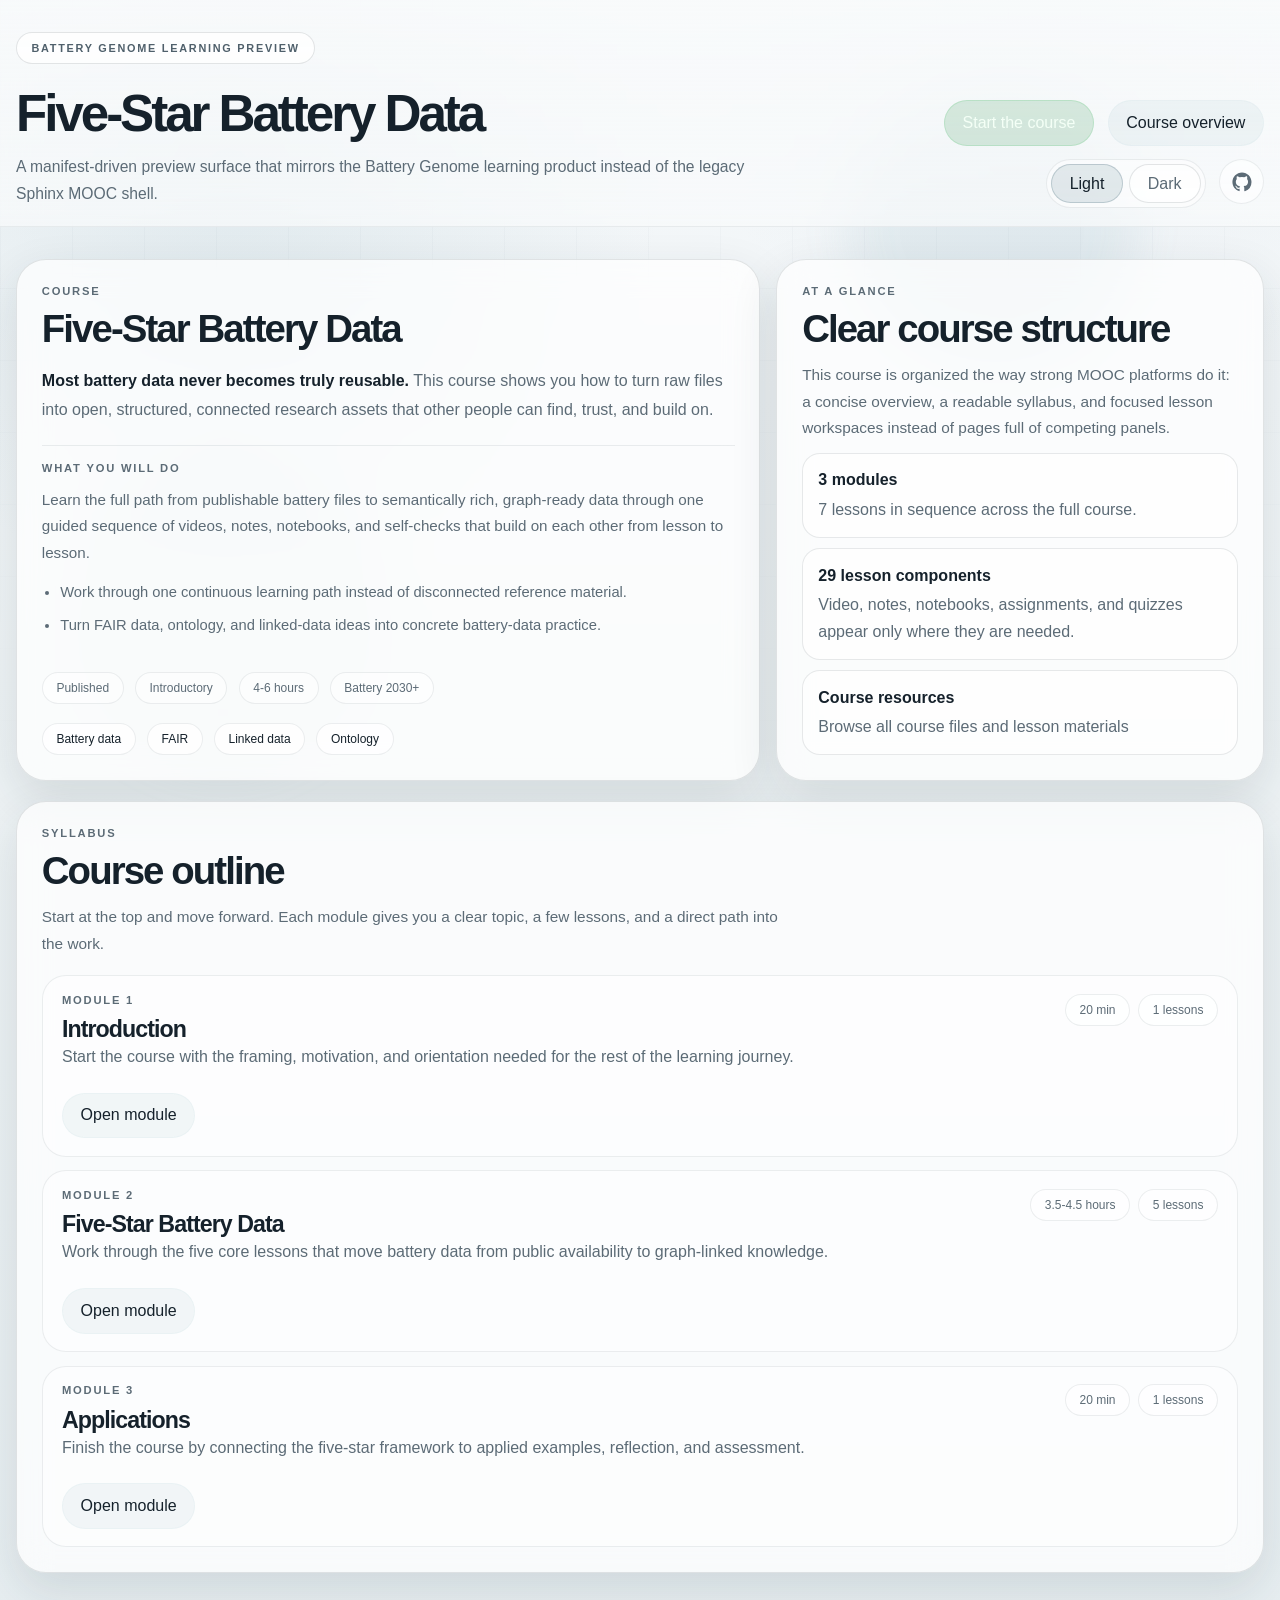
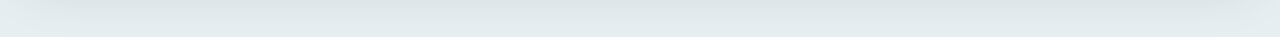
<file: preview/index.html>
<!DOCTYPE html>
<html lang="en">
  <head>
    <meta charset="utf-8" />
    <meta name="viewport" content="width=device-width, initial-scale=1" />
    <title>Five-Star Battery Data Preview</title>
    <script>
      (() => {
        const key = "fsbd-preview-theme";
        let stored = null;
        try {
          stored = window.localStorage.getItem(key);
        } catch (error) {}
        const theme =
          stored === "light" || stored === "dark"
            ? stored
            : window.matchMedia("(prefers-color-scheme: light)").matches
              ? "light"
              : "dark";
        document.documentElement.dataset.theme = theme;
      })();
    </script>
    <link rel="stylesheet" href="./styles.css" />
  </head>
  <body>
    <div class="background-orb orb-one"></div>
    <div class="background-orb orb-two"></div>
    <div class="background-grid"></div>

    <header class="site-header">
      <div class="page-wrap">
        <div class="brand-row">
          <div>
            <p class="eyebrow">Battery Genome Learning Preview</p>
            <h1 class="brand-title">Five-Star Battery Data</h1>
            <p class="brand-copy">
              A manifest-driven preview surface that mirrors the Battery Genome learning
              product instead of the legacy Sphinx MOOC shell.
            </p>
          </div>
          <div class="header-actions">
            <a id="header-start-link" class="pill-action-success" href="#module/fsbd-introduction">Start the course</a>
            <a class="pill-action-primary" href="#course">Course overview</a>
            <div class="theme-toggle" role="group" aria-label="Theme switcher">
              <button class="theme-button" type="button" data-theme-choice="light" aria-pressed="false">Light</button>
              <button class="theme-button" type="button" data-theme-choice="dark" aria-pressed="false">Dark</button>
            </div>
            <a
              id="header-github-link"
              class="icon-link is-hidden"
              href="#"
              target="_blank"
              rel="noreferrer"
              aria-label="Open GitHub repository"
              title="Open GitHub repository"
            >
              <svg viewBox="0 0 24 24" aria-hidden="true" focusable="false">
                <path
                  fill="currentColor"
                  d="M12 .5C5.65.5.5 5.66.5 12.02c0 5.09 3.29 9.4 7.86 10.92.58.11.79-.25.79-.56 0-.28-.01-1.19-.02-2.15-3.2.7-3.88-1.36-3.88-1.36-.52-1.33-1.28-1.68-1.28-1.68-1.04-.71.08-.69.08-.69 1.15.08 1.75 1.18 1.75 1.18 1.02 1.75 2.67 1.25 3.32.96.1-.74.4-1.25.72-1.54-2.56-.29-5.25-1.28-5.25-5.71 0-1.26.45-2.29 1.18-3.09-.12-.29-.51-1.47.11-3.07 0 0 .97-.31 3.16 1.18a10.9 10.9 0 0 1 5.76 0c2.19-1.49 3.15-1.18 3.15-1.18.63 1.6.24 2.78.12 3.07.73.8 1.18 1.83 1.18 3.09 0 4.44-2.7 5.41-5.27 5.69.41.36.78 1.08.78 2.18 0 1.57-.01 2.83-.01 3.22 0 .31.21.68.8.56a11.53 11.53 0 0 0 7.85-10.92C23.5 5.66 18.35.5 12 .5Z"
                ></path>
              </svg>
            </a>
          </div>
        </div>
      </div>
    </header>

    <main class="page-wrap section-shell">
      <div id="app" class="app-shell" aria-live="polite">
        <section class="glass-panel loading-state">
          <p class="field-label">Loading</p>
          <h2>Reading learning manifest...</h2>
          <p class="section-copy">
            If this stalls, make sure you are serving the repo over HTTP and that
            <code>exports/learning-manifest.json</code> exists.
          </p>
        </section>
      </div>
    </main>

    <script type="module" src="./app.js"></script>
  </body>
</html>
</file>
<file: preview/styles.css>
:root {
  color-scheme: dark;
  --bg: #0b1013;
  --panel: rgba(255, 255, 255, 0.05);
  --line: rgba(255, 255, 255, 0.09);
  --ink: #f2f5f4;
  --muted: #aab5b4;
  --accent: #9ab8c3;
  --accent-strong: #c6dde4;
  --shadow: 0 18px 48px rgba(0, 0, 0, 0.22);
  --page-background:
    radial-gradient(circle at 18% 10%, rgba(154, 184, 195, 0.14), transparent 24%),
    radial-gradient(circle at 82% 6%, rgba(196, 201, 216, 0.12), transparent 18%),
    linear-gradient(180deg, #090d10 0%, #0d1317 46%, #10171b 100%);
  --grid-line: rgba(255, 255, 255, 0.025);
  --header-background: linear-gradient(180deg, rgba(7, 10, 12, 0.84), rgba(7, 10, 12, 0.42));
  --header-border: rgba(255, 255, 255, 0.05);
  --eyebrow-border: rgba(255, 255, 255, 0.08);
  --eyebrow-background: rgba(255, 255, 255, 0.04);
  --eyebrow-ink: #d8e0de;
  --soft-panel-border: rgba(255, 255, 255, 0.08);
  --soft-panel-bg: rgba(255, 255, 255, 0.03);
  --soft-panel-bg-strong: rgba(255, 255, 255, 0.05);
  --control-border: rgba(255, 255, 255, 0.09);
  --control-bg: rgba(255, 255, 255, 0.03);
  --notebook-frame-bg: #ffffff;
  --orb-one-bg: rgba(154, 184, 195, 0.12);
  --orb-two-bg: rgba(191, 209, 200, 0.08);
  --selection-bg: rgba(154, 184, 195, 0.28);
}

html[data-theme="light"] {
  color-scheme: light;
  --bg: #edf3f5;
  --panel: rgba(255, 255, 255, 0.72);
  --line: rgba(24, 43, 54, 0.12);
  --ink: #15212b;
  --muted: #5c6b76;
  --accent: #6e8e9a;
  --accent-strong: #315767;
  --shadow: 0 18px 48px rgba(28, 48, 60, 0.12);
  --page-background:
    radial-gradient(circle at 18% 10%, rgba(126, 166, 181, 0.16), transparent 24%),
    radial-gradient(circle at 82% 6%, rgba(218, 226, 234, 0.28), transparent 18%),
    linear-gradient(180deg, #f5f8fa 0%, #edf2f4 48%, #e7eef1 100%);
  --grid-line: rgba(24, 43, 54, 0.04);
  --header-background: linear-gradient(180deg, rgba(248, 250, 251, 0.94), rgba(248, 250, 251, 0.74));
  --header-border: rgba(24, 43, 54, 0.08);
  --eyebrow-border: rgba(24, 43, 54, 0.12);
  --eyebrow-background: rgba(255, 255, 255, 0.78);
  --eyebrow-ink: #4f606b;
  --soft-panel-border: rgba(24, 43, 54, 0.08);
  --soft-panel-bg: rgba(255, 255, 255, 0.52);
  --soft-panel-bg-strong: rgba(255, 255, 255, 0.74);
  --control-border: rgba(24, 43, 54, 0.12);
  --control-bg: rgba(255, 255, 255, 0.62);
  --notebook-frame-bg: #f7f9fb;
  --orb-one-bg: rgba(111, 160, 177, 0.22);
  --orb-two-bg: rgba(179, 201, 191, 0.18);
  --selection-bg: rgba(92, 126, 139, 0.22);
}

* {
  box-sizing: border-box;
}

html {
  min-height: 100%;
  background: var(--page-background);
}

body {
  margin: 0;
  min-height: 100vh;
  color: var(--ink);
  font-family: "Manrope", "Segoe UI", sans-serif;
  background: transparent;
}

a {
  color: inherit;
  text-decoration: none;
}

button {
  font: inherit;
}

code {
  font-family: "Cascadia Code", "Consolas", monospace;
}

::selection {
  background: var(--selection-bg);
}

.background-orb {
  position: fixed;
  inset: auto;
  border-radius: 999px;
  filter: blur(24px);
  opacity: 0.5;
  pointer-events: none;
  animation: drift 12s ease-in-out infinite;
}

.orb-one {
  top: 5rem;
  right: 9rem;
  width: 18rem;
  height: 18rem;
  background: var(--orb-one-bg);
}

.orb-two {
  bottom: 8rem;
  left: 4rem;
  width: 20rem;
  height: 20rem;
  background: var(--orb-two-bg);
  animation-delay: -6s;
}

.background-grid {
  position: fixed;
  inset: 0;
  background-image:
    linear-gradient(var(--grid-line) 1px, transparent 1px),
    linear-gradient(90deg, var(--grid-line) 1px, transparent 1px);
  background-size: 72px 72px;
  mask-image: linear-gradient(180deg, rgba(0, 0, 0, 0.7), transparent 88%);
  pointer-events: none;
}

.page-wrap {
  width: min(1360px, calc(100vw - 2rem));
  margin: 0 auto;
}

.site-header {
  position: sticky;
  top: 0;
  z-index: 10;
  backdrop-filter: blur(18px);
  background: var(--header-background);
  border-bottom: 1px solid var(--header-border);
}

.brand-row {
  display: flex;
  justify-content: space-between;
  gap: 2rem;
  align-items: end;
  padding: 1.35rem 0 1.15rem;
}

.eyebrow {
  display: inline-flex;
  align-items: center;
  gap: 0.5rem;
  padding: 0.55rem 0.9rem;
  border-radius: 999px;
  border: 1px solid var(--eyebrow-border);
  background: var(--eyebrow-background);
  color: var(--eyebrow-ink);
  font-size: 0.68rem;
  font-weight: 700;
  letter-spacing: 0.16em;
  text-transform: uppercase;
}

.brand-title {
  margin: 0.9rem 0 0;
  font-size: clamp(2rem, 4vw, 3.4rem);
  line-height: 0.96;
  letter-spacing: -0.06em;
}

.brand-copy {
  max-width: 52rem;
  margin: 0.9rem 0 0;
  color: var(--muted);
  font-size: 0.98rem;
  line-height: 1.75;
}

.header-actions {
  display: flex;
  gap: 0.85rem;
  flex-wrap: wrap;
  justify-content: end;
}

.section-shell {
  padding: 2rem 0 4rem;
}

.app-shell {
  display: grid;
  gap: 1.25rem;
}

.glass-panel {
  border: 1px solid var(--line);
  background: var(--panel);
  border-radius: 30px;
  box-shadow: var(--shadow);
  backdrop-filter: blur(16px);
}

.panel-soft {
  border: 1px solid var(--soft-panel-border);
  background: var(--soft-panel-bg);
  border-radius: 24px;
}

.hero-grid,
.overview-grid,
.split-grid,
.metrics-grid,
.module-grid,
.detail-grid,
.lesson-grid {
  display: grid;
  gap: 1rem;
}

.hero-grid {
  grid-template-columns: minmax(0, 1.45fr) minmax(22rem, 0.95fr);
  align-items: stretch;
}

.overview-grid {
  display: grid;
  grid-template-columns: minmax(0, 1.3fr) minmax(18rem, 0.7fr);
  gap: 1rem;
}

.split-grid {
  grid-template-columns: minmax(0, 1.3fr) minmax(18rem, 0.7fr);
}

.metrics-grid {
  grid-template-columns: repeat(4, minmax(0, 1fr));
}

.module-grid,
.detail-grid,
.lesson-grid {
  grid-template-columns: repeat(2, minmax(0, 1fr));
}

.hero-panel,
.stack-panel,
.content-panel,
.module-card,
.lesson-card,
.metric-card,
.viewer-panel {
  padding: 1.55rem;
}

.hero-panel,
.stack-panel {
  display: flex;
  flex-direction: column;
}

.hero-panel h2,
.stack-panel h2,
.content-panel h2,
.viewer-panel h2,
.loading-state h2 {
  margin: 0;
  font-size: clamp(1.7rem, 3vw, 2.8rem);
  letter-spacing: -0.05em;
}

.section-title {
  margin: 0;
  font-size: 2rem;
  letter-spacing: -0.05em;
}

.section-copy {
  margin: 0.65rem 0 0;
  max-width: 46rem;
  color: var(--muted);
  line-height: 1.75;
  font-size: 0.96rem;
}

.field-label {
  margin: 0 0 0.65rem;
  color: var(--muted);
  font-size: 0.7rem;
  font-weight: 700;
  letter-spacing: 0.16em;
  text-transform: uppercase;
}

.hero-copy {
  margin: 1rem 0 0;
  max-width: 52rem;
  color: var(--muted);
  line-height: 1.8;
}

.hero-copy p {
  margin: 0;
}

.hero-copy strong {
  color: var(--ink);
  font-weight: 800;
}

.hero-support {
  margin-top: 1.25rem;
  padding-top: 1rem;
  border-top: 1px solid rgba(255, 255, 255, 0.06);
}

.hero-support-copy {
  margin: 0.8rem 0 0;
  color: var(--muted);
  line-height: 1.75;
  font-size: 0.95rem;
}

.hero-support-copy:first-of-type {
  margin-top: 0;
}

.hero-support-points {
  display: grid;
  gap: 0.65rem;
  margin-top: 0.9rem;
  padding-left: 1.15rem;
}

.hero-point {
  color: var(--muted);
  line-height: 1.55;
  font-size: 0.92rem;
}

.chip-row,
.tag-row,
.action-row,
.breadcrumb-row {
  display: flex;
  gap: 0.7rem;
  flex-wrap: wrap;
}

.chip-row,
.tag-row {
  margin-top: 1.2rem;
}

.action-row {
  margin-top: 1.4rem;
}

.breadcrumb-row {
  margin-bottom: 0.8rem;
}

.meta-pill,
.status-chip {
  display: inline-flex;
  align-items: center;
  padding: 0.5rem 0.85rem;
  border-radius: 999px;
  border: 1px solid var(--soft-panel-border);
  font-size: 0.75rem;
}

.meta-pill {
  background: var(--soft-panel-bg);
  color: var(--muted);
}

.status-chip {
  background: var(--soft-panel-bg-strong);
  color: var(--ink);
}

.pill-action,
.pill-action-primary,
.pill-action-success,
.ghost-button,
.theme-button {
  display: inline-flex;
  align-items: center;
  justify-content: center;
  gap: 0.5rem;
  padding: 0.8rem 1.1rem;
  border-radius: 999px;
  border: 1px solid var(--control-border);
  transition:
    transform 160ms ease,
    background-color 160ms ease,
    border-color 160ms ease;
}

.pill-action,
.ghost-button,
.theme-button,
.icon-link {
  background: var(--control-bg);
}

.pill-action-primary {
  background: rgba(154, 184, 195, 0.12);
  border-color: rgba(198, 221, 228, 0.18);
}

.pill-action-success {
  background: rgba(92, 168, 113, 0.22);
  border-color: rgba(133, 210, 154, 0.34);
  color: #f4fff6;
}

.ghost-button {
  color: var(--muted);
  cursor: pointer;
}

.theme-toggle {
  display: inline-flex;
  gap: 0.35rem;
  padding: 0.25rem;
  border-radius: 999px;
  border: 1px solid var(--soft-panel-border);
  background: var(--soft-panel-bg);
}

.theme-button {
  min-width: 4.5rem;
  padding: 0.58rem 0.9rem;
  color: var(--muted);
  cursor: pointer;
}

.theme-button.is-active {
  background: rgba(154, 184, 195, 0.18);
  border-color: rgba(198, 221, 228, 0.22);
  color: var(--ink);
}

.icon-link {
  display: inline-flex;
  align-items: center;
  justify-content: center;
  width: 2.8rem;
  height: 2.8rem;
  border-radius: 999px;
  border: 1px solid var(--soft-panel-border);
  color: var(--muted);
  transition:
    transform 160ms ease,
    border-color 160ms ease,
    color 160ms ease,
    background-color 160ms ease;
}

.icon-link svg {
  width: 1.25rem;
  height: 1.25rem;
}

.icon-link.is-hidden {
  display: none;
}

.pill-action:hover,
.pill-action-primary:hover,
.pill-action-success:hover,
.ghost-button:hover,
.theme-button:hover,
.icon-link:hover {
  transform: translateY(-1px);
  border-color: color-mix(in srgb, var(--ink) 18%, transparent);
}

.icon-link:hover {
  color: var(--ink);
  background: var(--soft-panel-bg-strong);
}

html[data-theme="light"] .hero-support,
html[data-theme="light"] .lesson-feature,
html[data-theme="light"] .lesson-overview,
html[data-theme="light"] .lesson-notes-shell,
html[data-theme="light"] .viewer-body,
html[data-theme="light"] .component-viewer,
html[data-theme="light"] .sidebar-divider {
  border-color: rgba(24, 43, 54, 0.08);
}

html[data-theme="light"] .module-rail-card,
html[data-theme="light"] .resource-pill,
html[data-theme="light"] .outline-link,
html[data-theme="light"] .lesson-nav-button,
html[data-theme="light"] .component-chip,
html[data-theme="light"] .list-item,
html[data-theme="light"] .component-button,
html[data-theme="light"] .video-frame-wrap,
html[data-theme="light"] .markdown pre,
html[data-theme="light"] .markdown img,
html[data-theme="light"] .viewer-empty {
  border-color: rgba(24, 43, 54, 0.1);
  background: rgba(255, 255, 255, 0.62);
}

html[data-theme="light"] .module-rail-card.is-active,
html[data-theme="light"] .outline-link.is-active,
html[data-theme="light"] .lesson-nav-button.is-active,
html[data-theme="light"] .component-button.is-active,
html[data-theme="light"] .theme-button.is-active {
  background: rgba(110, 142, 154, 0.18);
  border-color: rgba(74, 109, 123, 0.26);
}

html[data-theme="light"] .markdown code {
  background: rgba(24, 43, 54, 0.08);
  color: var(--ink);
}

.metric-card .metric-value {
  margin-top: 0.35rem;
  font-size: 1.55rem;
  font-weight: 700;
  letter-spacing: -0.04em;
}

.metric-card .metric-copy {
  margin-top: 0.5rem;
  color: var(--muted);
  line-height: 1.65;
  font-size: 0.9rem;
}

.module-card,
.lesson-card {
  display: grid;
  align-content: start;
  gap: 0.9rem;
}

.syllabus-list {
  display: grid;
  gap: 0.85rem;
  margin-top: 1.1rem;
}

.resource-groups {
  display: grid;
  gap: 1rem;
  margin-top: 1rem;
}

.resource-group {
  padding: 1.1rem 1.2rem;
}

.stack-subsection {
  margin-top: 1.25rem;
}

.compact-outline {
  margin-top: 0.75rem;
}

.syllabus-item {
  padding: 1.1rem 1.2rem;
}

.syllabus-title-row {
  display: flex;
  justify-content: space-between;
  gap: 1rem;
  align-items: start;
}

.syllabus-meta {
  display: flex;
  flex-wrap: wrap;
  justify-content: end;
  gap: 0.5rem;
}

.carousel-shell {
  display: grid;
  gap: 1rem;
  margin-top: 1.25rem;
}

.carousel-header {
  display: flex;
  align-items: center;
  justify-content: space-between;
  gap: 1rem;
}

.carousel-status {
  color: var(--muted);
  font-size: 0.82rem;
  letter-spacing: 0.08em;
  text-transform: uppercase;
}

.module-rail {
  display: grid;
  grid-auto-flow: column;
  grid-auto-columns: minmax(18rem, 22rem);
  gap: 0.9rem;
  overflow-x: auto;
  padding-bottom: 0.35rem;
  scrollbar-width: thin;
}

.module-rail-card {
  text-align: left;
  padding: 1.1rem;
  border-radius: 24px;
  border: 1px solid rgba(255, 255, 255, 0.08);
  background: rgba(255, 255, 255, 0.03);
  color: var(--ink);
  cursor: pointer;
  transition:
    transform 160ms ease,
    border-color 160ms ease,
    background-color 160ms ease;
}

.module-rail-card:hover {
  transform: translateY(-1px);
  border-color: rgba(255, 255, 255, 0.16);
}

.module-rail-card.is-active {
  background: rgba(154, 184, 195, 0.12);
  border-color: rgba(198, 221, 228, 0.22);
}

.rail-title {
  margin: 0;
  font-size: 1.15rem;
  letter-spacing: -0.03em;
}

.rail-copy {
  margin: 0.65rem 0 0;
  color: var(--muted);
  line-height: 1.6;
  font-size: 0.92rem;
}

.selected-module-panel {
  padding: 1.2rem;
}

.compact-list {
  margin-top: 0.9rem;
}

.compact-panel {
  padding-top: 1.2rem;
  padding-bottom: 1.2rem;
}

.workspace-grid {
  display: grid;
  grid-template-columns: minmax(17rem, 21rem) minmax(0, 1fr);
  gap: 1rem;
}

.course-sidebar {
  position: sticky;
  top: 5.75rem;
  align-self: start;
}

.content-workspace {
  display: grid;
  gap: 1rem;
}

.selected-lesson-panel {
  padding: 1.4rem;
}

.lesson-feature {
  margin-bottom: 1.35rem;
  padding-bottom: 1.1rem;
  border-bottom: 1px solid rgba(255, 255, 255, 0.06);
}

.lesson-video-hero .viewer-header {
  margin-bottom: 0.9rem;
}

.lesson-overview {
  margin: 1rem 0 0.75rem;
  padding: 0 0 0.75rem;
  border-bottom: 1px solid rgba(255, 255, 255, 0.06);
}

.lesson-notes-shell {
  margin-top: 1.35rem;
  padding-top: 1rem;
  border-top: 1px solid rgba(255, 255, 255, 0.06);
}

.lesson-materials {
  margin: 1rem 0 0.5rem;
}

.lesson-material-list {
  display: flex;
  flex-wrap: wrap;
  gap: 0.6rem;
}

.resource-pill {
  display: inline-flex;
  align-items: center;
  padding: 0.7rem 0.95rem;
  border-radius: 999px;
  border: 1px solid rgba(255, 255, 255, 0.08);
  background: rgba(255, 255, 255, 0.03);
  color: var(--muted);
  font-size: 0.86rem;
}

.outline-list,
.lesson-nav-list {
  display: grid;
  gap: 0.55rem;
  margin-top: 0.9rem;
}

.outline-link,
.lesson-nav-button {
  width: 100%;
  text-align: left;
  padding: 0.9rem 1rem;
  border-radius: 20px;
  border: 1px solid rgba(255, 255, 255, 0.08);
  background: rgba(255, 255, 255, 0.03);
  color: var(--ink);
}

.outline-link span,
.lesson-nav-button span {
  display: block;
  color: var(--muted);
  font-size: 0.8rem;
  margin-bottom: 0.18rem;
}

.outline-link strong,
.lesson-nav-button strong {
  display: block;
  line-height: 1.4;
}

.outline-link.is-active,
.lesson-nav-button.is-active {
  background: rgba(154, 184, 195, 0.12);
  border-color: rgba(198, 221, 228, 0.22);
}

.sidebar-divider {
  height: 1px;
  margin: 1rem 0;
  background: rgba(255, 255, 255, 0.08);
}

.sidebar-footer {
  display: flex;
  gap: 0.7rem;
  flex-wrap: wrap;
  margin-top: 1rem;
}

.module-jump-row {
  display: flex;
  flex-wrap: wrap;
  gap: 0.8rem;
  margin-top: 1rem;
  margin-bottom: 1rem;
}

.module-rail-compact {
  grid-auto-columns: minmax(14rem, 18rem);
}

.component-list {
  display: grid;
  gap: 0.6rem;
}

.component-chip {
  padding: 0.8rem 0.9rem;
  border-radius: 18px;
  border: 1px solid rgba(255, 255, 255, 0.06);
  background: rgba(255, 255, 255, 0.025);
}

.component-chip strong {
  display: block;
  color: var(--ink);
}

.component-chip span {
  display: block;
  margin-top: 0.2rem;
  color: var(--muted);
  font-size: 0.85rem;
}

.card-title {
  margin: 0;
  font-size: 1.45rem;
  letter-spacing: -0.04em;
}

.card-copy {
  margin: 0;
  color: var(--muted);
  line-height: 1.7;
}

.outcome-list,
.source-list,
.artifact-list,
.entity-list {
  display: grid;
  gap: 0.65rem;
  margin-top: 1rem;
}

.stack-panel .source-list {
  margin-top: auto;
}

.list-item {
  padding: 0.85rem 0.95rem;
  border-radius: 18px;
  border: 1px solid rgba(255, 255, 255, 0.06);
  background: rgba(255, 255, 255, 0.025);
  color: var(--muted);
  line-height: 1.65;
}

.list-item strong {
  display: block;
  margin-bottom: 0.2rem;
  color: var(--ink);
}

.viewer-panel {
  min-height: 16rem;
}

.viewer-header {
  display: flex;
  justify-content: space-between;
  gap: 1rem;
  align-items: start;
  margin-bottom: 1rem;
}

.viewer-copy {
  color: var(--muted);
  margin: 0.6rem 0 0;
  line-height: 1.75;
}

.viewer-empty {
  display: grid;
  place-items: center;
  min-height: 15rem;
  border-radius: 24px;
  border: 1px dashed rgba(255, 255, 255, 0.1);
  color: var(--muted);
  text-align: center;
  padding: 2rem;
}

.viewer-body {
  border-top: 1px solid rgba(255, 255, 255, 0.06);
  padding-top: 1.25rem;
}

.component-toolbar {
  display: flex;
  flex-wrap: wrap;
  gap: 0.7rem;
  margin: 1rem 0 1rem;
}

.component-button {
  min-width: 13rem;
  text-align: left;
  padding: 0.9rem 1rem;
  border-radius: 20px;
  border: 1px solid rgba(255, 255, 255, 0.08);
  background: rgba(255, 255, 255, 0.03);
  color: var(--ink);
  cursor: pointer;
}

.component-button span,
.component-button small {
  display: block;
}

.component-button small {
  margin-top: 0.3rem;
  color: var(--muted);
}

.component-button.is-active {
  background: rgba(154, 184, 195, 0.12);
  border-color: rgba(198, 221, 228, 0.2);
}

.component-viewer {
  border-top: 1px solid rgba(255, 255, 255, 0.06);
  padding-top: 1.2rem;
}

.component-callout {
  padding: 1rem;
  margin-bottom: 1rem;
}

.notebook-preview-wrap {
  display: grid;
  gap: 1rem;
}

.notebook-frame-wrap {
  overflow: hidden;
  min-height: 72vh;
  border-radius: 24px;
  border: 1px solid var(--soft-panel-border);
  background: var(--notebook-frame-bg);
}

.notebook-frame-wrap iframe {
  width: 100%;
  height: 78vh;
  border: 0;
  background: var(--notebook-frame-bg);
}

.video-frame-wrap {
  position: relative;
  width: 100%;
  padding-top: 56.25%;
  margin-bottom: 1rem;
  overflow: hidden;
  border-radius: 24px;
  border: 1px solid rgba(255, 255, 255, 0.08);
  background: rgba(255, 255, 255, 0.03);
}

.video-frame-wrap iframe {
  position: absolute;
  inset: 0;
  width: 100%;
  height: 100%;
  border: 0;
}

.markdown {
  color: var(--ink);
  line-height: 1.75;
}

.markdown h1,
.markdown h2,
.markdown h3 {
  letter-spacing: -0.04em;
}

.markdown h1 {
  font-size: 2rem;
}

.markdown h2 {
  margin-top: 2rem;
  font-size: 1.45rem;
}

.markdown h3 {
  margin-top: 1.6rem;
  font-size: 1.15rem;
}

.markdown p,
.markdown li {
  color: var(--muted);
}

.markdown ul,
.markdown ol {
  padding-left: 1.35rem;
}

.markdown a {
  color: var(--accent-strong);
}

.markdown code {
  padding: 0.12rem 0.35rem;
  border-radius: 0.45rem;
  background: rgba(255, 255, 255, 0.07);
  color: #eef7fb;
}

.markdown pre {
  overflow: auto;
  padding: 1rem;
  border-radius: 20px;
  background: rgba(0, 0, 0, 0.22);
  border: 1px solid rgba(255, 255, 255, 0.06);
}

.markdown img {
  width: min(100%, 42rem);
  display: block;
  margin: 1rem 0;
  border-radius: 18px;
  border: 1px solid rgba(255, 255, 255, 0.08);
}

.task-item {
  list-style: none;
  margin-left: -1.2rem;
}

.task-marker {
  display: inline-flex;
  justify-content: center;
  align-items: center;
  min-width: 1.35rem;
  margin-right: 0.45rem;
  color: var(--accent-strong);
}

.loading-state {
  padding: 2rem;
}

.fade-up {
  animation: fadeUp 280ms ease;
}

@keyframes drift {
  0%,
  100% {
    transform: translate3d(0, 0, 0);
  }
  50% {
    transform: translate3d(0, -12px, 0);
  }
}

@keyframes fadeUp {
  from {
    opacity: 0;
    transform: translateY(8px);
  }
  to {
    opacity: 1;
    transform: translateY(0);
  }
}

@media (max-width: 1040px) {
  .brand-row,
  .hero-grid,
  .overview-grid,
  .workspace-grid,
  .split-grid,
  .metrics-grid,
  .module-grid,
  .detail-grid,
  .lesson-grid,
  .viewer-header {
    grid-template-columns: 1fr;
    display: grid;
  }

  .header-actions,
  .breadcrumb-row,
  .action-row {
    justify-content: start;
  }

  .theme-toggle {
    order: 3;
  }

  .carousel-header {
    align-items: start;
  }
}

@media (max-width: 720px) {
  .page-wrap {
    width: min(100vw - 1.1rem, 1360px);
  }

  .hero-panel,
  .stack-panel,
  .content-panel,
  .course-sidebar,
  .selected-lesson-panel,
  .module-card,
  .lesson-card,
  .metric-card,
  .viewer-panel {
    padding: 1.15rem;
  }

  .brand-title {
    font-size: 2.2rem;
  }
}
</file>
